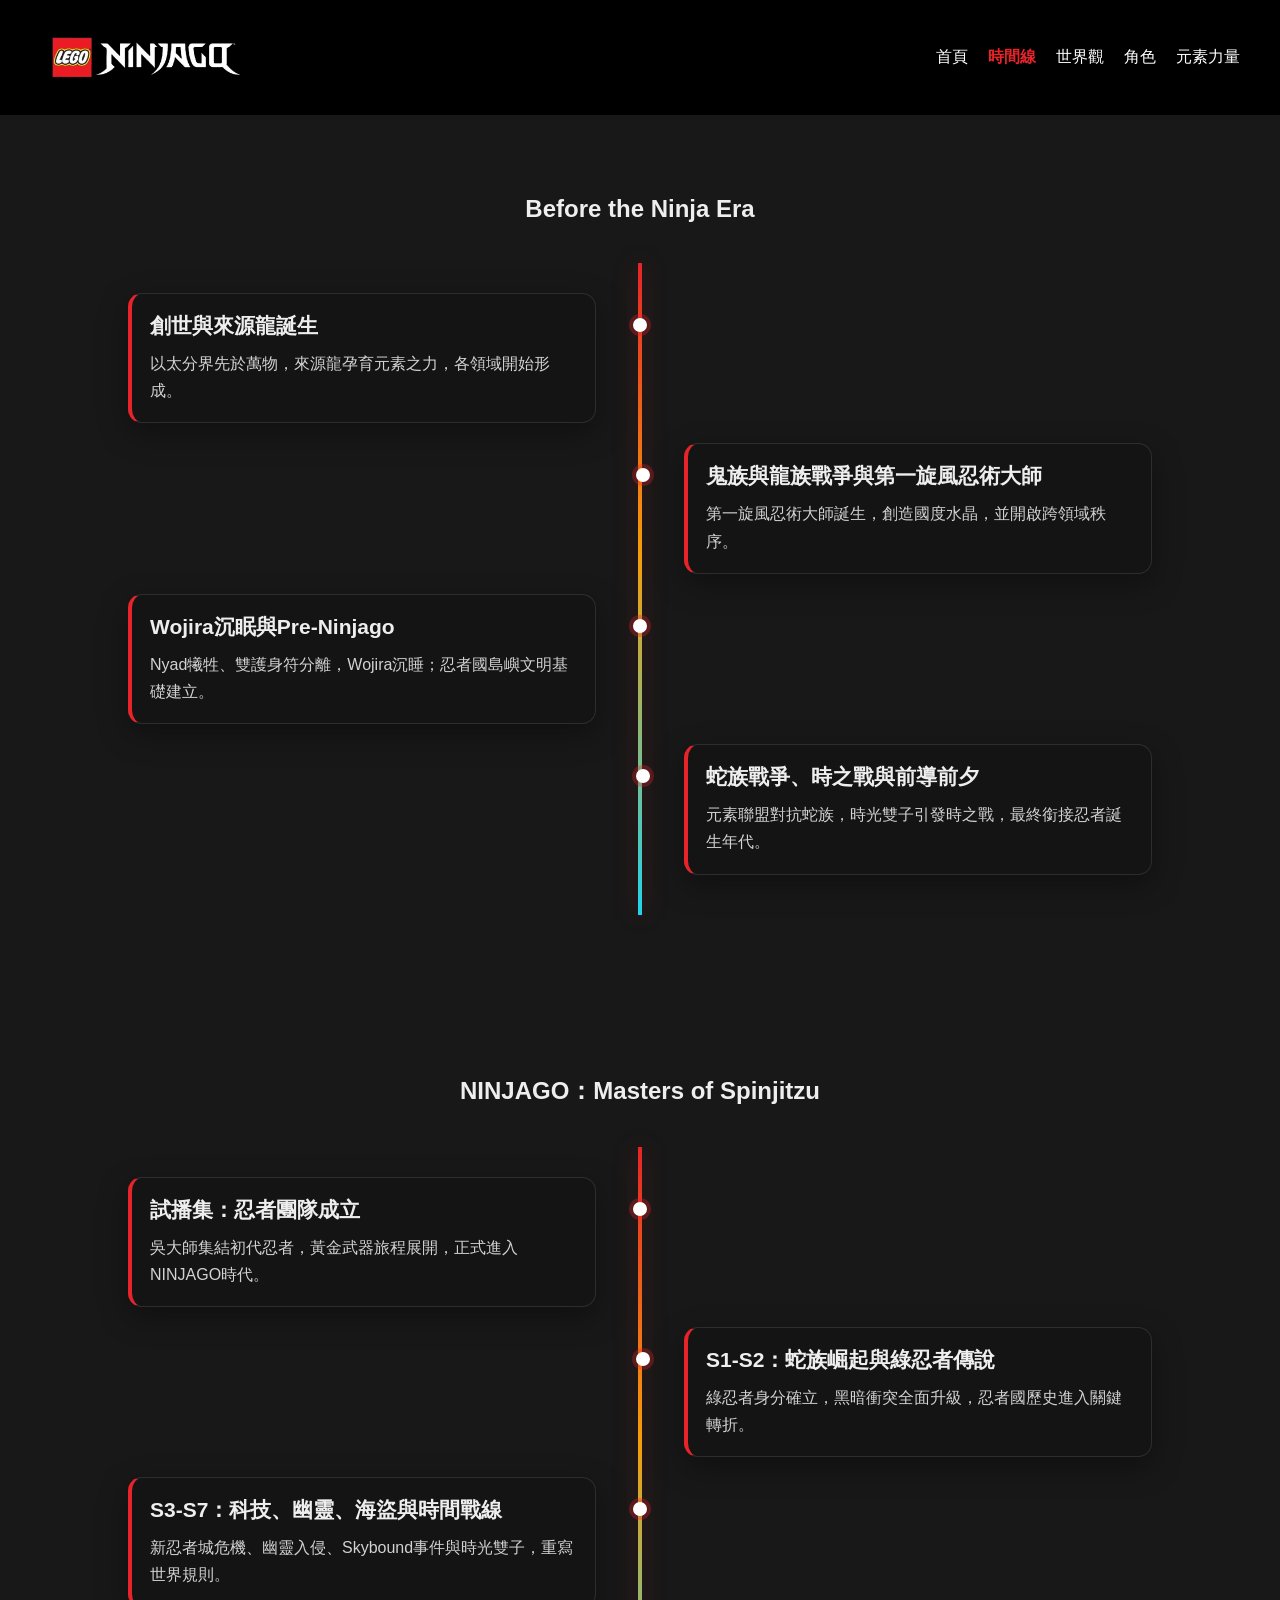
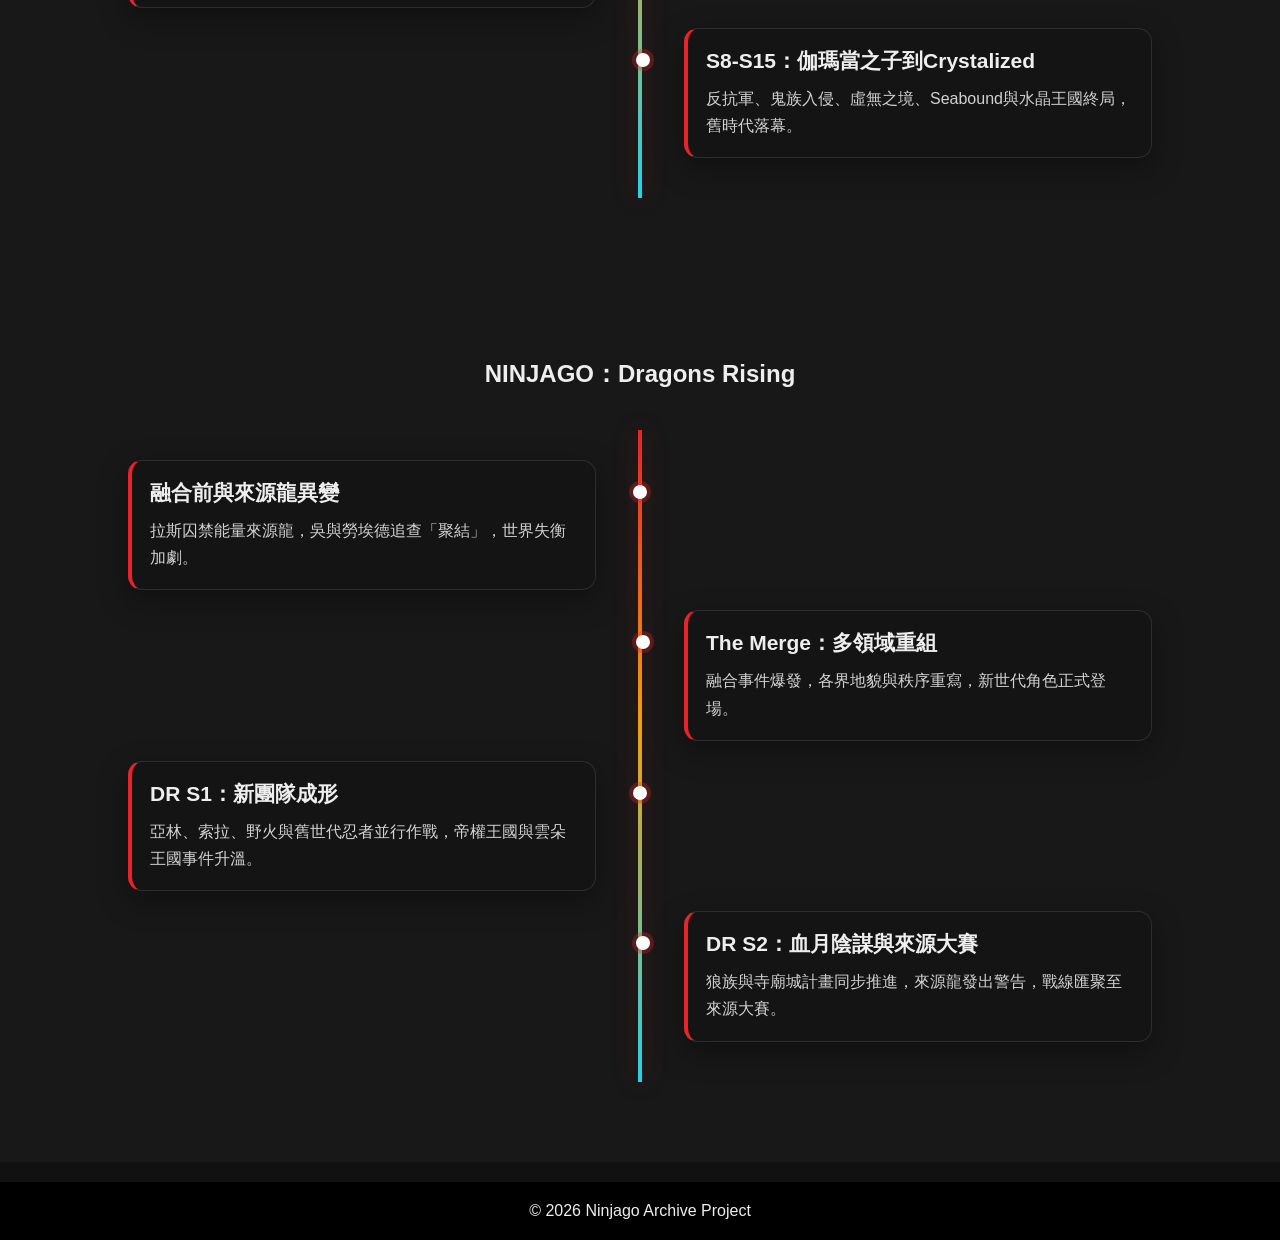
<file: timeline.html>
﻿<!DOCTYPE html>
<html lang="zh-Hant">
<head>
<meta charset="UTF-8">
<meta name="viewport" content="width=device-width, initial-scale=1.0">
<title>Ninjago 歷史時間線</title>
<link rel="stylesheet" href="style.css">

</head>

<body>

<header>
    <nav class="navbar">
        <div class="logo"><img src="img/lego-ninjago-logo.png" alt="Ninjago Archive Logo" height="80px"></div>
        <ul class="nav-links">
            <li><a href="index.html">首頁</a></li>
            <li><a class="active" href="timeline.html">時間線</a></li>
            <li><a href="world.html">世界觀</a></li>
            <li><a href="characters.html">角色</a></li>
            <li><a href="elements.html">元素力量</a></li>
        </ul>
    </nav>
</header>


<section class="section dark">
    <h2>Before the Ninja Era</h2>
    <div class="immersive-stage">
        <div class="axis"></div>
        <article class="tl-entry">
            <h3>創世與來源龍誕生</h3>
            <p>以太分界先於萬物，來源龍孕育元素之力，各領域開始形成。</p>
        </article>

        <article class="tl-entry">
            <h3>鬼族與龍族戰爭與第一旋風忍術大師</h3>
            <p>第一旋風忍術大師誕生，創造國度水晶，並開啟跨領域秩序。</p>
        </article>

        <article class="tl-entry">
            <h3>Wojira沉眠與Pre-Ninjago</h3>
            <p>Nyad犧牲、雙護身符分離，Wojira沉睡；忍者國島嶼文明基礎建立。</p>
        </article>

        <article class="tl-entry">
            <h3>蛇族戰爭、時之戰與前導前夕</h3>
            <p>元素聯盟對抗蛇族，時光雙子引發時之戰，最終銜接忍者誕生年代。</p>
        </article>
    </div>
</section>

<section class="section dark">
    <h2>NINJAGO：Masters of Spinjitzu</h2>
    <div class="immersive-stage">
        <div class="axis"></div>
        <article class="tl-entry">
            <h3>試播集：忍者團隊成立</h3>
            <p>吳大師集結初代忍者，黃金武器旅程展開，正式進入NINJAGO時代。</p>
        </article>

        <article class="tl-entry">
            <h3>S1-S2：蛇族崛起與綠忍者傳說</h3>
            <p>綠忍者身分確立，黑暗衝突全面升級，忍者國歷史進入關鍵轉折。</p>
        </article>

        <article class="tl-entry">
            <h3>S3-S7：科技、幽靈、海盜與時間戰線</h3>
            <p>新忍者城危機、幽靈入侵、Skybound事件與時光雙子，重寫世界規則。</p>
        </article>

        <article class="tl-entry">
            <h3>S8-S15：伽瑪當之子到Crystalized</h3>
            <p>反抗軍、鬼族入侵、虛無之境、Seabound與水晶王國終局，舊時代落幕。</p>
        </article>
    </div>
</section>

<section class="section dark">
    <h2>NINJAGO：Dragons Rising</h2>
    <div class="immersive-stage">
        <div class="axis"></div>
        <article class="tl-entry">
            <h3>融合前與來源龍異變</h3>
            <p>拉斯囚禁能量來源龍，吳與勞埃德追查「聚結」，世界失衡加劇。</p>
        </article>

        <article class="tl-entry">
            <h3>The Merge：多領域重組</h3>
            <p>融合事件爆發，各界地貌與秩序重寫，新世代角色正式登場。</p>
        </article>

        <article class="tl-entry">
            <h3>DR S1：新團隊成形</h3>
            <p>亞林、索拉、野火與舊世代忍者並行作戰，帝權王國與雲朵王國事件升溫。</p>
        </article>

        <article class="tl-entry">
            <h3>DR S2：血月陰謀與來源大賽</h3>
            <p>狼族與寺廟城計畫同步推進，來源龍發出警告，戰線匯聚至來源大賽。</p>
        </article>
    </div>
</section>

<footer>
    <p>© 2026 Ninjago Archive Project</p>
</footer>


</body>
<script src="script.js"></script>
</html>
</file>
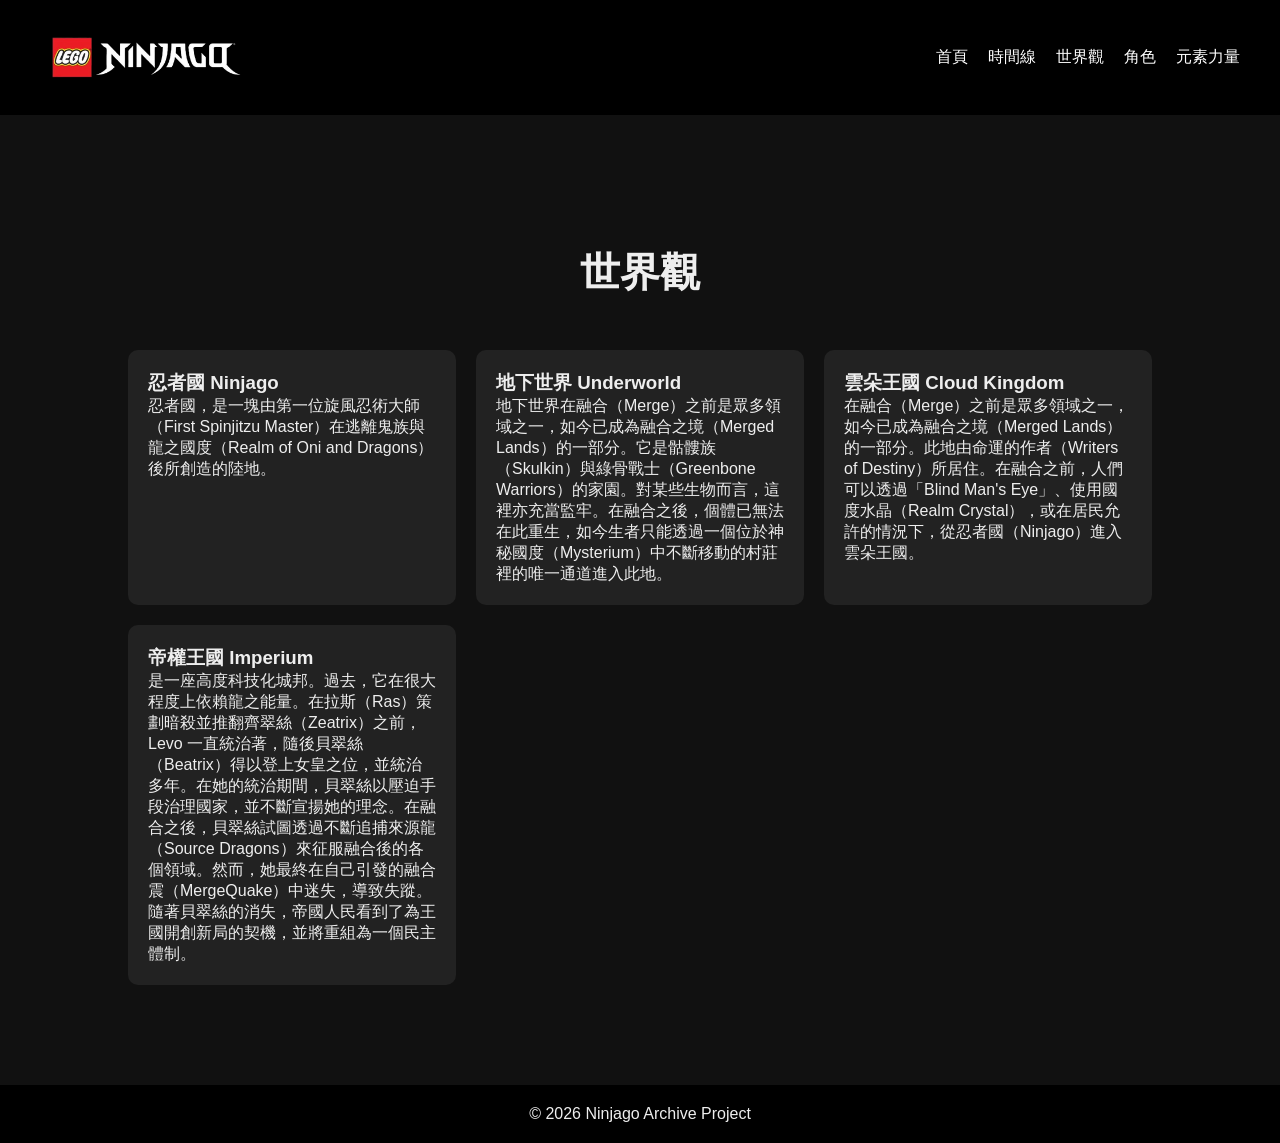
<file: world.html>
<!DOCTYPE html>
<html lang="zh-Hant">
<head>
<meta charset="UTF-8">
<meta name="viewport" content="width=device-width, initial-scale=1.0">
<title>世界觀 | Ninjago Archive</title>
<link rel="stylesheet" href="style.css">
</head>

<body>

<header>
    <nav class="navbar">
        <div class="logo"><img src="img/lego-ninjago-logo.png" alt="Ninjago Archive Logo" height="80px"></div>
        <ul class="nav-links">
            <li><a href="index.html">首頁</a></li>
            <li><a href="timeline.html">時間線</a></li>
            <li><a href="world.html">世界觀</a></li>
            <li><a href="characters.html">角色</a></li>
            <li><a href="elements.html">元素力量</a></li>
        </ul>
    </nav>
</header>


<section class="section">
    <h1 class="page-title">世界觀</h1>

    <div class="world-grid">

        <div class="world-card">
            <h3>忍者國 Ninjago</h3>
            <p>忍者國，是一塊由第一位旋風忍術大師（First Spinjitzu Master）在逃離鬼族與龍之國度（Realm of Oni and Dragons）後所創造的陸地。</p>
        </div>

        <div class="world-card">
            <h3>地下世界 Underworld</h3>
            <p>地下世界在融合（Merge）之前是眾多領域之一，如今已成為融合之境（Merged Lands）的一部分。它是骷髏族（Skulkin）與綠骨戰士（Greenbone Warriors）的家園。對某些生物而言，這裡亦充當監牢。在融合之後，個體已無法在此重生，如今生者只能透過一個位於神秘國度（Mysterium）中不斷移動的村莊裡的唯一通道進入此地。</p>
        </div>

        <div class="world-card">
            <h3>雲朵王國 Cloud Kingdom</h3>
            <p>在融合（Merge）之前是眾多領域之一，如今已成為融合之境（Merged Lands）的一部分。此地由命運的作者（Writers of Destiny）所居住。在融合之前，人們可以透過「Blind Man's Eye」、使用國度水晶（Realm Crystal），或在居民允許的情況下，從忍者國（Ninjago）進入雲朵王國。</p>
        </div>

        <div class="world-card">
            <h3>帝權王國  Imperium</h3>
            <p>是一座高度科技化城邦。過去，它在很大程度上依賴龍之能量。在拉斯（Ras）策劃暗殺並推翻齊翠絲（Zeatrix）之前，Levo 一直統治著，隨後貝翠絲（Beatrix）得以登上女皇之位，並統治多年。在她的統治期間，貝翠絲以壓迫手段治理國家，並不斷宣揚她的理念。在融合之後，貝翠絲試圖透過不斷追捕來源龍（Source Dragons）來征服融合後的各個領域。然而，她最終在自己引發的融合震（MergeQuake）中迷失，導致失蹤。隨著貝翠絲的消失，帝國人民看到了為王國開創新局的契機，並將重組為一個民主體制。</p>
        </div>

    </div>
</section>
<footer>
    <p>© 2026 Ninjago Archive Project</p>
</footer>
</body>
</html>
</file>
<file: style.css>
* {
    margin: 0;
    padding: 0;
    box-sizing: border-box;
    font-family: Arial, Helvetica, sans-serif;
}

body {
    background: #111;
    color: #eee;
}

/* Back To Top Floating Button */

.back-to-top-btn {
    position: fixed;
    right: 24px;
    bottom: 24px;
    z-index: 1200;
    display: inline-flex;
    align-items: center;
    justify-content: flex-end;
    width: 62px;
    height: 62px;
    overflow: visible;
    border: 1px solid rgba(255, 255, 255, 0.22);
    border-radius: 999px;
    background: rgba(10, 10, 10, 0.86);
    color: #fff;
    cursor: pointer;
    box-shadow: 0 12px 30px rgba(0, 0, 0, 0.48), 0 0 22px rgba(230, 36, 41, 0.22);
    backdrop-filter: blur(10px);
    transition: background 0.28s ease, border-color 0.28s ease, transform 0.28s ease, box-shadow 0.28s ease;
}

.back-to-top-btn:hover,
.back-to-top-btn:focus-visible {
    background: rgba(230, 36, 41, 0.92);
    border-color: rgba(255, 255, 255, 0.45);
    transform: translateY(-4px);
    box-shadow: 0 16px 36px rgba(0, 0, 0, 0.5), 0 0 28px rgba(230, 36, 41, 0.42);
}

.back-to-top-btn:focus-visible {
    outline: 3px solid rgba(255, 255, 255, 0.75);
    outline-offset: 4px;
}

.back-to-top-orb {
    position: absolute;
    right: 9px;
    display: grid;
    place-items: center;
    width: 44px;
    height: 44px;
    border-radius: 50%;
    background: radial-gradient(circle, rgba(255, 255, 255, 0.25), rgba(255, 255, 255, 0.08));
    box-shadow: inset 0 0 12px rgba(255, 255, 255, 0.16);
}

.back-to-top-orb img {
    width: 30px;
    height: 30px;
    object-fit: contain;
    filter: drop-shadow(0 3px 8px rgba(0, 0, 0, 0.42));
    transition: opacity 0.16s ease, transform 0.16s ease;
}

.back-to-top-orb img.is-switching {
    opacity: 0;
    transform: rotate(28deg) scale(0.72);
}

.back-to-top-label {
    position: absolute;
    right: 50%;
    bottom: calc(100% + 10px);
    transform: translateX(50%) translateY(6px);
    white-space: nowrap;
    font-size: 15px;
    font-weight: 700;
    letter-spacing: 0;
    color: rgba(255, 255, 255, 0.72);
    text-shadow: 0 2px 10px rgba(0, 0, 0, 0.68);
    opacity: 0;
    pointer-events: none;
    transition: opacity 0.22s ease;
}

.back-to-top-btn:hover .back-to-top-label,
.back-to-top-btn:focus-visible .back-to-top-label {
    opacity: 1;
    animation: back-to-top-label-bounce 0.72s ease-in-out infinite alternate;
}

@keyframes back-to-top-label-bounce {
    from {
        transform: translateX(50%) translateY(6px);
    }

    to {
        transform: translateX(50%) translateY(-2px);
    }
}

@media (max-width: 640px) {
    .back-to-top-btn {
        right: 16px;
        bottom: 16px;
        width: 56px;
        height: 56px;
    }

    .back-to-top-btn:hover,
    .back-to-top-btn:focus-visible {
        transform: translateY(-4px);
    }

    .back-to-top-orb {
        right: 8px;
        width: 40px;
        height: 40px;
    }

    .back-to-top-orb img {
        width: 27px;
        height: 27px;
    }

    .back-to-top-label {
        font-size: 14px;
    }
}

/* Navbar */

/* Navbar holds: logo, nav-links (search is first item inside nav-links) */
.navbar {
    display: flex;
    justify-content: space-between;
    align-items: center;
    padding: 15px 40px;
    background: #000;
    position: sticky;
    top: 0;
    z-index: 1000;
}

.logo {
    font-size: 20px;
    font-weight: bold;
}

.nav-links {
    list-style: none;
    display: flex;
}

.nav-links li {
    margin-left: 20px;
}

.nav-links a {
    text-decoration: none;
    color: white;
    transition: 0.3s;
}

.nav-links a:hover {
    color: #e62429;
}

/* Hero */

.hero {
    position: relative;
    overflow: hidden;
    isolation: isolate;
    height: 60vh;
    min-height: 360px;
    display: flex;
    flex-direction: column;
    justify-content: center;
    align-items: center;
    text-align: center;
    background: #111;
}

.hero::before {
    content: "";
    position: absolute;
    inset: 0;
    background-image: url("img/Ninjago-banner.png");
    /* New bg */
    background-repeat: repeat-x;
    background-size: auto 100%;
    background-position: 0 center;
    animation: hero-pan 60s linear infinite;
    /* extended loop time */
    will-change: background-position;
    z-index: 0;
}

.hero::after {
    content: "";
    position: absolute;
    inset: 0;
    background: linear-gradient(to bottom, rgba(17, 17, 17, 0.45), rgba(17, 17, 17, 0.7));
    z-index: 1;
}

.hero h1 {
    position: relative;
    z-index: 2;
    font-size: 48px;
    margin-bottom: 10px;
    text-shadow: 0 3px 14px rgba(0, 0, 0, 0.8);
}

.hero p {
    position: relative;
    z-index: 2;
    font-size: 18px;
    text-shadow: 0 2px 10px rgba(0, 0, 0, 0.75);
}

@keyframes hero-pan {
    from {
        background-position: 0 center;
    }

    to {
        background-position: -5083px center;
    }
}

/* Sections */

.section {
    padding: 80px 10%;
}

.section h2 {
    text-align: center;
    margin-bottom: 40px;
}

/* Cards */

.card-container {
    display: flex;
    gap: 20px;
    flex-wrap: wrap;
    justify-content: center;
}

.card {
    background: #1b1b1b;
    padding: 20px;
    width: 250px;
    border-radius: 10px;
    transition: 0.3s;
}

.card:hover {
    transform: translateY(-5px);
    background: #242424;
}

/* Era Overview */

.era-overview {
    display: flex;
    flex-direction: column;
    gap: 50px;
}

/* 主卡片 */
.era-block {
    display: flex;
    align-items: center;
    gap: 30px;
    padding: 20px;
    border-radius: 16px;
    position: relative;
    overflow: hidden;

    background: #1b1b1b;
    transition: all 0.4s ease;
}

.era-image {
    flex: 0 0 min(45%, 460px);
}

/* 左右反轉 */
.era-block.reverse {
    flex-direction: row-reverse;
}

/*  Hover 主效果 */
.era-block:hover {
    transform: translateY(-8px) scale(1.01);
    box-shadow: 0 15px 40px rgba(0, 0, 0, 0.6);
}

.era-block:hover::before {
    left: 100%;
}

/*  圖片動畫 */
.era-image img {
    display: block;
    width: 100%;
    max-width: 100%;
    height: auto;
    border-radius: 12px;
    transition: transform 0.4s ease, filter 0.4s ease;
}

.era-block:hover .era-image img {
    transform: scale(1.05);
    filter: brightness(1.1);
}

/*  文字微動畫 */
.era-content {
    flex: 1;
    min-width: 0;
    transition: transform 0.3s ease;
}

.era-block:hover .era-content {
    transform: translateX(5px);
}

.era-content h3 {
    margin-bottom: 15px;
    transition: color 0.3s;
}


/* 內文 */
.era-content p {
    color: #ccc;
    line-height: 1.6;
    word-break: break-word;
}

@media (max-width: 900px) {

    .era-block,
    .era-block.reverse {
        flex-direction: column;
        align-items: stretch;
        gap: 16px;
        padding: 14px;
    }

    .era-image {
        width: 100%;
        flex: 0 0 auto;
    }

    .era-image img {
        width: 100%;
        max-width: 100%;
        height: 200px;
        object-fit: cover;
        border-radius: 10px;
    }

    .era-content h3 {
        margin-bottom: 10px;
        font-size: 22px;
    }

    .era-content p {
        font-size: 15px;
        line-height: 1.7;
    }
}

/* Dark section */

.dark {
    background: #181818;
}

/* Footer */

footer {
    text-align: center;
    padding: 20px;
    background: #000;
    margin-top: 50px;
}

/*MODIFY FROM HERE*/
/* ==========================
   Character card backgrounds
   ========================== */

/* 卡片外框設定 */
.character-card {
    height: 350px;
    padding: 0;
    /* 移除原始 padding，改由內部元素控制 */
    position: relative;
    /* 圖片和文字框絕對定位 */
    overflow: hidden;
    /* 把超出圓角的圖片切掉 */
}

/* Hover effect */
.character-card:hover {
    transform: translateY(-6px);
    box-shadow: 0 12px 35px rgba(0, 0, 0, 0.5);
}

.character-card:hover::before {
    left: 100%;
}

/* Img animation */
.character-card img {
    width: 100%;
    height: 100%;
    object-fit: cover;
    /* 圖片覆蓋整個卡片區域 */
    transition: transform 0.4s ease, filter 0.4s ease;
}

.character-card:hover img {
    transform: scale(1.08);
    filter: brightness(1.15);
}

/* Img positions fine-tune */

.kai-img {
    /* object-position: x(center) y(%) */
    object-position: center 10%;
}

.jay-img {
    object-position: center 0%;
}

.zane-img {
    object-position: center 5%;
}

.cole-img {
    object-position: center 17%;
}

.nya-img {
    object-position: center 20%;
}

.lloyd-img {
    object-position: center 40%;
}

/* <img> 標籤變bg */
.card-bg-img {
    width: 100%;
    height: 100%;
    object-fit: cover;
    position: absolute;
    top: 0;
    left: 0;
    z-index: 0;
    /* Img: Bottom */
}

/* 角色半透明文字框 */
.character-card .card-content {
    position: absolute;
    top: 260px;
    left: 0;
    width: 100%;
    z-index: 1;
    /* Overlaid on top of the Img */

    /* 半透明黑底與毛玻璃效果 */
    background-color: rgba(0, 0, 0, 0.65);
    color: #ffffff;
    padding: 10px 16px;
    -webkit-backdrop-filter: blur(4px);
    backdrop-filter: blur(4px);
}

/* 文字框微動畫 */
.character-card .card-content {
    transition: background-color 0.3s ease, color 0.3s ease;
}

.character-card:hover .card-content {
    font-weight: bolder, lighter;
    color: #ff4d4d;
}

/* 文字框內的標題與段落微調 */
.character-card .card-content h3 {
    margin: 0 0 5px 0;
    font-size: 22px;
    text-align: center;
}

.character-card .card-content p {
    margin: 0;
    font-size: 14px;
    text-align: center;
    color: #ddd;
}


.page-title {
    text-align: center;
    font-size: 40px;
    margin: 50px 0;
}

.character-grid {
    display: grid;
    grid-template-columns: repeat(auto-fit, minmax(300px, 1fr));
    gap: 24px;
}

.character-profile {
    background: #1b1b1b;
    border: 1px solid #2b2b2b;
    border-radius: 14px;
    overflow: hidden;
    transition: 0.3s;
}

.character-profile:hover {
    transform: translateY(-4px);
    border-color: #3a3a3a;
    box-shadow: 0 10px 28px rgba(0, 0, 0, 0.35);
}

.character-profile .character-card {
    width: 100%;
}

.profile-body {
    padding: 16px 16px 18px;
}

.profile-meta {
    list-style: none;
    display: grid;
    gap: 8px;
    margin: 0 0 14px;
    padding: 0;
    color: #ddd;
    font-size: 14px;
    line-height: 1.5;
}

.profile-meta strong {
    color: #fff;
}

.profile-desc {
    margin: 0;
    color: #cfcfcf;
    line-height: 1.7;
    font-size: 14px;
}

/* Timeline */
.nav-links a.active {
    color: #e62429;
    font-weight: 700;
}

.timeline-hero {
    min-height: 420px;
    height: 65vh;
}

.timeline-hero::before {
    background-image:
        linear-gradient(rgba(0, 0, 0, 0.15), rgba(0, 0, 0, 0.15)),
        url("img/Ninjago-banner.png");
}

.timeline-hero::after {
    background:
        radial-gradient(circle at 20% 30%, rgba(230, 36, 41, 0.2), transparent 45%),
        radial-gradient(circle at 80% 70%, rgba(0, 180, 255, 0.18), transparent 40%),
        linear-gradient(to bottom, rgba(17, 17, 17, 0.5), rgba(17, 17, 17, 0.8));
}

.hero-chip-row {
    position: relative;
    z-index: 2;
    margin-top: 18px;
    display: flex;
    gap: 12px;
    flex-wrap: wrap;
    justify-content: center;
}

.hero-chip {
    padding: 6px 12px;
    border: 1px solid rgba(255, 255, 255, 0.3);
    border-radius: 999px;
    background: rgba(0, 0, 0, 0.35);
    font-size: 13px;
}

.section-sub {
    text-align: center;
    color: #bbb;
    margin-top: -18px;
    margin-bottom: 32px;
    line-height: 1.7;
}

.immersive-stage {
    position: relative;
    width: min(1100px, 100%);
    margin: 0 auto;
    padding: 10px 0 20px;
    isolation: isolate;
}

.axis {
    position: absolute;
    left: 50%;
    top: 0;
    bottom: 0;
    width: 4px;
    transform: translateX(-50%);
    background: linear-gradient(to bottom, #e62429 0%, #f59e0b 45%, #22d3ee 100%);
    box-shadow: 0 0 25px rgba(230, 36, 41, 0.35);
    z-index: 0;
    pointer-events: none;
}

.tl-entry {
    width: calc(50% - 44px);
    background: rgba(20, 20, 20, 0.92);
    border: 1px solid #2d2d2d;
    border-left: 4px solid #e62429;
    border-radius: 14px;
    padding: 18px;
    margin: 20px 0;
    position: relative;
    opacity: 0;
    transform: translateY(35px);
    transition: all .5s ease;
    box-shadow: 0 10px 30px rgba(0, 0, 0, 0.35);
    z-index: 1;
}

.tl-entry.show {
    opacity: 1;
    transform: translateY(0);
}

.tl-entry:nth-of-type(odd) {
    margin-left: 0;
}

.tl-entry:nth-of-type(even) {
    margin-left: calc(50% + 44px);
}

.tl-entry::before {
    content: "";
    position: absolute;
    top: 24px;
    width: 14px;
    height: 14px;
    border-radius: 50%;
    background: #fff;
    box-shadow: 0 0 0 4px rgba(230, 36, 41, 0.3);
    z-index: 2;
}

.tl-entry:nth-of-type(odd)::before {
    right: -52px;
}

.tl-entry:nth-of-type(even)::before {
    left: -52px;
}

.tl-entry h3 {
    margin-bottom: 10px;
    font-size: 21px;
}

.tl-entry p {
    color: #d2d2d2;
    line-height: 1.7;
}

.tl-entry:hover {
    transform: translateY(-4px);
    border-color: #434343;
    background: rgba(28, 28, 28, 0.95);
}

footer {
    margin-top: 20px;
}

@media (max-width: 900px) {
    .axis {
        left: 16px;
        transform: none;
    }

    .tl-entry,
    .tl-entry:nth-of-type(even),
    .tl-entry:nth-of-type(odd) {
        width: calc(100% - 42px);
        margin-left: 42px;
    }

    .tl-entry::before,
    .tl-entry:nth-of-type(even)::before,
    .tl-entry:nth-of-type(odd)::before {
        left: -34px;
        right: auto;
    }
}

/* World */
.world-grid {
    display: grid;
    grid-template-columns: repeat(auto-fit, minmax(250px, 1fr));
    gap: 20px;
}

.world-card {
    background: #222;
    padding: 20px;
    border-radius: 10px;
}

/* Elements */
.source-container {
    display: flex;
    flex-direction: column;
    gap: 40px;
}

.source-block {
    background: #1b1b1b;
    padding: 25px;
    border-radius: 15px;
    transition: 0.3s;
    position: relative;
    overflow: hidden;
}

.source-block:hover {
    transform: scale(1.02);
    box-shadow: 0 0 30px rgba(0, 255, 255, 0.2);
}

/* 標題 */
.source-block h2 {
    margin-bottom: 15px;
}

/* 元素排列 */
.element-list {
    display: flex;
    flex-wrap: wrap;
    gap: 15px;
}

/* 元素卡 */
.element {
    padding: 15px 25px;
    border-radius: 10px;
    font-weight: bold;
    color: white;
    transition: 0.3s;
}

.element:hover {
    transform: scale(1.1);
}

/* 顏色系統 */
.fire {
    background: #ff4d4d;
}

.heat {
    background: #ff944d;
}

.energy {
    background: #00e6e6;
}

.lightning {
    background: #4da6ff;
}

.ice {
    background: #99e6ff;
}

.earth {
    background: #b38600;
}

.quake {
    background: #806000;
}

.water {
    background: #3399ff;
}

.wind {
    background: #66ffcc;
}

.creation {
    background: #cc66ff;
}

.fusion {
    background: #ff66cc;
}

.tech {
    background: #6666ff;
}

/* ===== Bottom Navigation Section ===== */

/* Full-width section sitting between Characters and Footer */
.bottom-nav-section {
    padding: 60px 10%;
    text-align: center;
    background: linear-gradient(180deg, #111 0%, #0a0a0a 100%);
}

.bottom-nav-section h2 {
    margin-bottom: 36px;
    font-size: 28px;
    letter-spacing: 1px;
}

/* Grid layout for navigation cards */
.bottom-nav-grid {
    display: flex;
    flex-wrap: wrap;
    justify-content: center;
    gap: 20px;
}

/* Individual navigation card */
.bottom-nav-card {
    display: flex;
    flex-direction: column;
    align-items: center;
    justify-content: center;
    gap: 12px;
    width: 160px;
    padding: 28px 16px;
    border-radius: 14px;
    background: rgba(30, 30, 30, 0);
    border: 1px solid #2a2a2a00;
    text-decoration: none;
    color: #ddd;
    transition: transform 0.3s, box-shadow 0.3s, border-color 0.3s;
}

.bottom-nav-card:hover {
    transform: translateY(-6px);
    box-shadow: 0 12px 36px rgba(230, 36, 41, 0.2);
    border-color: #e62429;
}

/* Icon container */
.bottom-nav-icon {
    width: 44px;
    height: 44px;
}

.bottom-nav-icon svg {
    width: 100%;
    height: 100%;
    stroke: #e62429;
    transition: stroke 0.3s;
}

.bottom-nav-card:hover .bottom-nav-icon svg {
    stroke: #ff6b6b;
}

/* Card label */
.bottom-nav-card span {
    font-size: 15px;
    font-weight: 600;
    line-height: 1.4;
}

.bottom-nav-card span small {
    font-weight: 400;
    font-size: 12px;
    color: #888;
}

/* Responsive: stack to 2 columns on narrow screens */
@media (max-width: 600px) {
    .bottom-nav-grid {
        gap: 14px;
    }

    .bottom-nav-card {
        width: calc(50% - 10px);
        padding: 22px 10px;
    }
}

/* ===== Footer Icon Buttons ===== */

/* Row of circular icon buttons in the footer */
.footer-icons {
    display: flex;
    justify-content: center;
    gap: 16px;
    margin-bottom: 14px;
}

/* Circular icon button */
.footer-icon-btn {
    display: flex;
    align-items: center;
    justify-content: center;
    width: 42px;
    height: 42px;
    border-radius: 50%;
    background: rgba(255, 255, 255, 0.08);
    border: 1px solid rgba(255, 255, 255, 0.12);
    color: #ccc;
    transition: background 0.3s, color 0.3s, transform 0.3s, box-shadow 0.3s;
}

.footer-icon-btn svg {
    width: 20px;
    height: 20px;
}

.footer-icon-btn:hover {
    background: #e62429;
    color: #fff;
    transform: translateY(-3px);
    box-shadow: 0 6px 18px rgba(230, 36, 41, 0.4);
}
</file>
